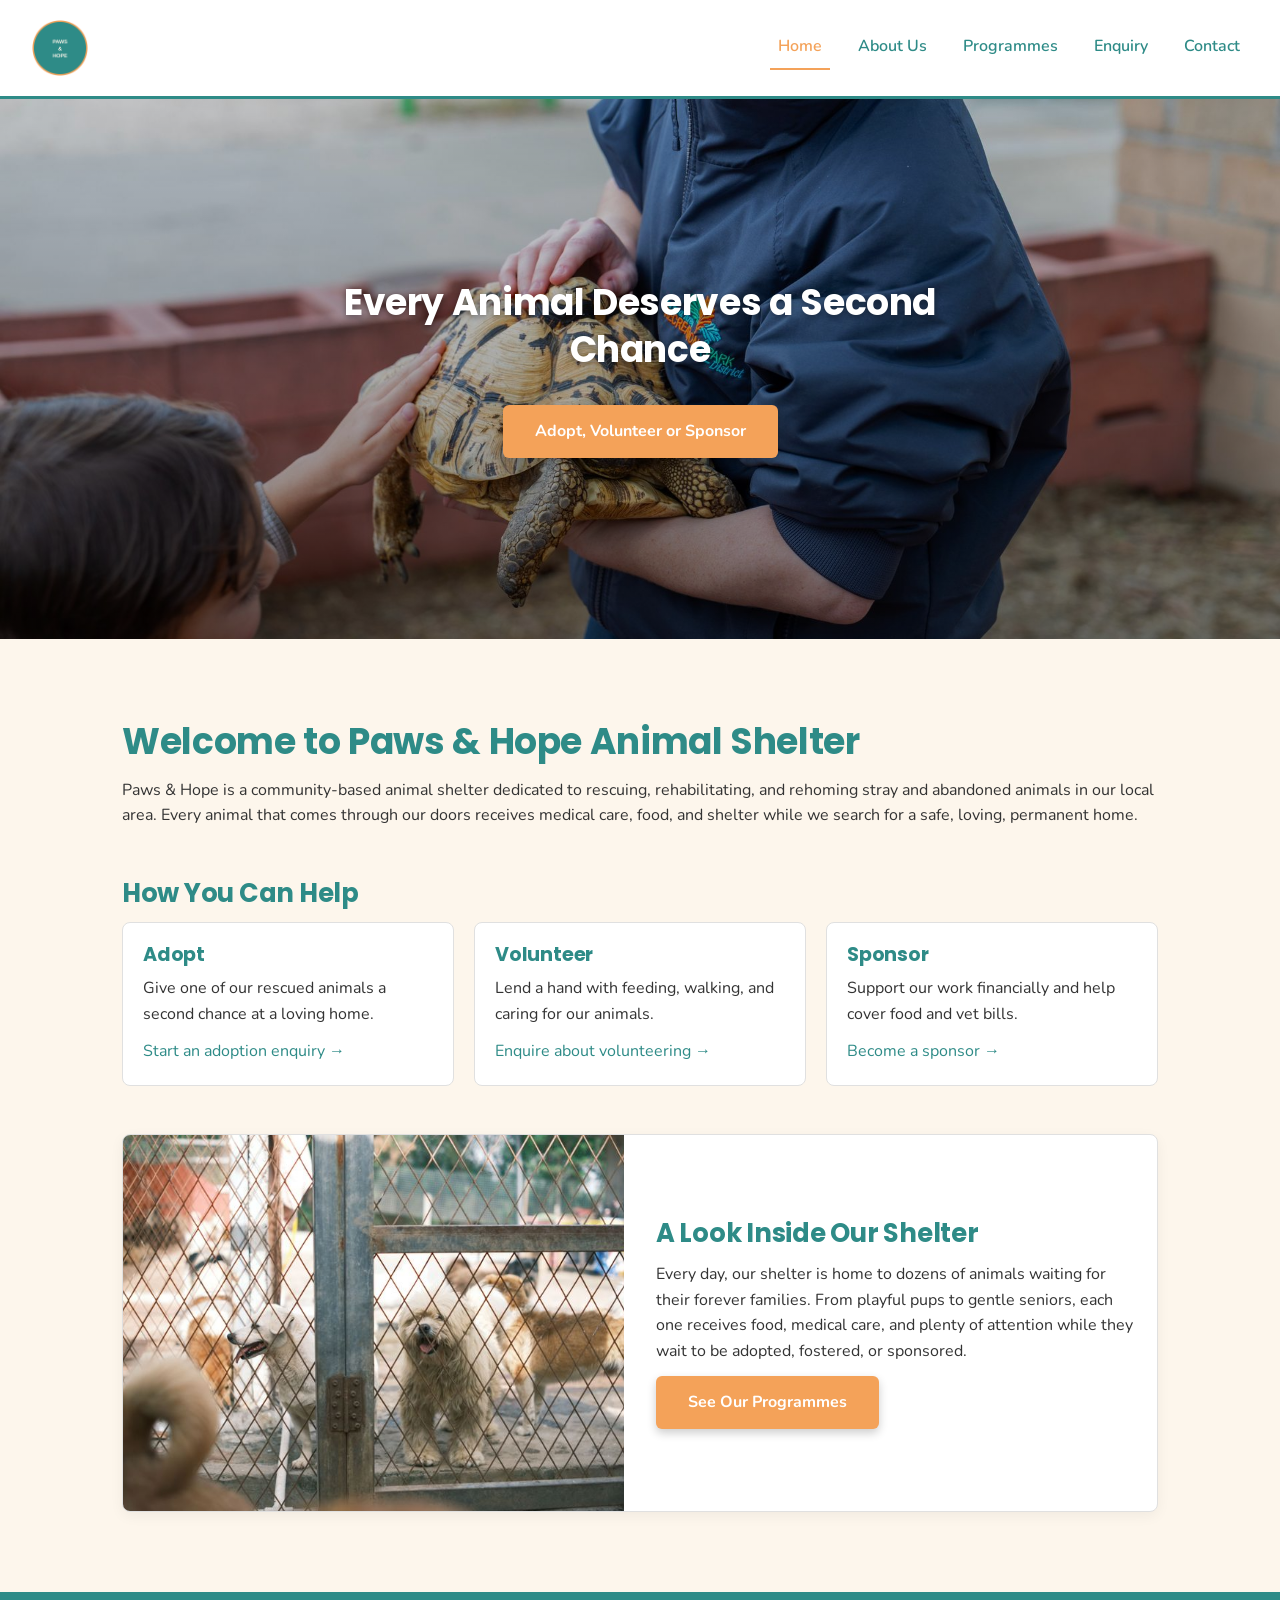
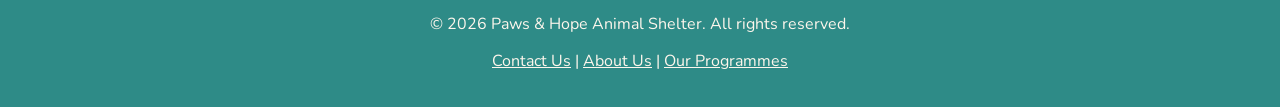
<file: index.html>
<!DOCTYPE html>
<html lang="en">
<head>
    <meta charset="UTF-8">
    <meta name="viewport" content="width=device-width, initial-scale=1.0">
    <title>Paws &amp; Hope Animal Shelter | Home</title>
    <meta name="description" content="Paws & Hope Animal Shelter rescues, rehabilitates and rehomes stray and abandoned animals. Adopt, volunteer or donate today.">
    <link rel="stylesheet" href="css/style.css">
    <link rel="preconnect" href="https://fonts.googleapis.com">
    <link rel="preconnect" href="https://fonts.gstatic.com" crossorigin>
    <link href="https://fonts.googleapis.com/css2?family=Poppins:wght@600;700&family=Nunito:wght@400;600;700&display=swap" rel="stylesheet">
</head>
<body>

    <!-- ===================== HEADER / NAVIGATION ===================== -->
    <header class="site-header">
        <div class="logo">
            <a href="index.html">
                <img src="images/logo-placeholder.png" alt="Paws & Hope Animal Shelter logo" width="240" height="240">
            </a>
        </div>
        <button class="nav-toggle" type="button" aria-label="Toggle navigation menu" aria-expanded="false" aria-controls="primary-navigation">
            <span></span>
            <span></span>
            <span></span>
        </button>
        <nav class="main-nav" id="primary-navigation" aria-label="Primary navigation">
            <ul>
                <li><a href="index.html">Home</a></li>
                <li><a href="about.html">About Us</a></li>
                <li><a href="services.html">Programmes</a></li>
                <li><a href="enquiry.html">Enquiry</a></li>
                <li><a href="contact.html">Contact</a></li>
            </ul>
        </nav>
    </header>

    <!-- ===================== HERO SECTION ===================== -->
    <!-- Two hero images crossfade every 10 seconds (see js/main.js) -->
    <section class="hero">
        <img src="images/hero_image-1200.jpg"
             srcset="images/hero_image-480.jpg 480w, images/hero_image-768.jpg 768w, images/hero_image-1200.jpg 1200w, images/hero_image-1920.jpg 1920w"
             sizes="100vw"
             width="1920" height="1280"
             alt="A rescued tortoise being gently introduced to a young visitor at Paws & Hope" class="hero-slide is-visible">
        <img src="images/hero_img2-1200.jpg"
             srcset="images/hero_img2-480.jpg 480w, images/hero_img2-768.jpg 768w, images/hero_img2-1200.jpg 1200w, images/hero_img2-1920.jpg 1920w"
             sizes="100vw"
             width="1920" height="2880"
             alt="A rescued dog wearing a 'Take Me Home' sign, waiting for adoption" class="hero-slide">
        <div class="hero-overlay">
            <h1>Every Animal Deserves a Second Chance</h1>
            <a href="enquiry.html" class="cta-button">Adopt, Volunteer or Sponsor</a>
        </div>
    </section>

    <!-- ===================== MAIN CONTENT ===================== -->
    <main>

        <!-- Brief introduction to the shelter -->
        <section id="intro">
            <h1>Welcome to Paws &amp; Hope Animal Shelter</h1>
            <p>
                Paws &amp; Hope is a community-based animal shelter dedicated to rescuing,
                rehabilitating, and rehoming stray and abandoned animals in our local area.
                Every animal that comes through our doors receives medical care, food, and
                shelter while we search for a safe, loving, permanent home.
            </p>
        </section>

        <!-- Quick links / highlights presented as cards -->
        <section id="highlights">
            <h2>How You Can Help</h2>
            <div class="card-grid">
                <div class="card">
                    <h3>Adopt</h3>
                    <p>Give one of our rescued animals a second chance at a loving home.</p>
                    <a href="enquiry.html">Start an adoption enquiry &rarr;</a>
                </div>
                <div class="card">
                    <h3>Volunteer</h3>
                    <p>Lend a hand with feeding, walking, and caring for our animals.</p>
                    <a href="enquiry.html">Enquire about volunteering &rarr;</a>
                </div>
                <div class="card">
                    <h3>Sponsor</h3>
                    <p>Support our work financially and help cover food and vet bills.</p>
                    <a href="enquiry.html">Become a sponsor &rarr;</a>
                </div>
            </div>
        </section>

        <!-- Showcase: a look inside the shelter -->
        <section id="showcase">
            <div class="showcase">
                <div class="showcase-image">
                    <img src="images/showCase-1200.jpg"
                         srcset="images/showCase-480.jpg 480w, images/showCase-768.jpg 768w, images/showCase-1200.jpg 1200w, images/showCase-1920.jpg 1920w"
                         sizes="(max-width: 48em) 100vw, 50vw"
                         width="1920" height="1280"
                         alt="Rescued dogs at the Paws & Hope shelter, curious and waiting by the gate">
                </div>
                <div class="showcase-text">
                    <h2>A Look Inside Our Shelter</h2>
                    <p>
                        Every day, our shelter is home to dozens of animals waiting for
                        their forever families. From playful pups to gentle seniors,
                        each one receives food, medical care, and plenty of attention
                        while they wait to be adopted, fostered, or sponsored.
                    </p>
                    <a href="services.html" class="cta-button">See Our Programmes</a>
                </div>
            </div>
        </section>

    </main>

    <!-- ===================== FOOTER ===================== -->
    <footer class="site-footer">
        <p>&copy; 2026 Paws &amp; Hope Animal Shelter. All rights reserved.</p>
        <p>
            <a href="contact.html">Contact Us</a> |
            <a href="about.html">About Us</a> |
            <a href="services.html">Our Programmes</a>
        </p>
    </footer>

    <script src="js/main.js"></script>
</body>
</html>
</file>
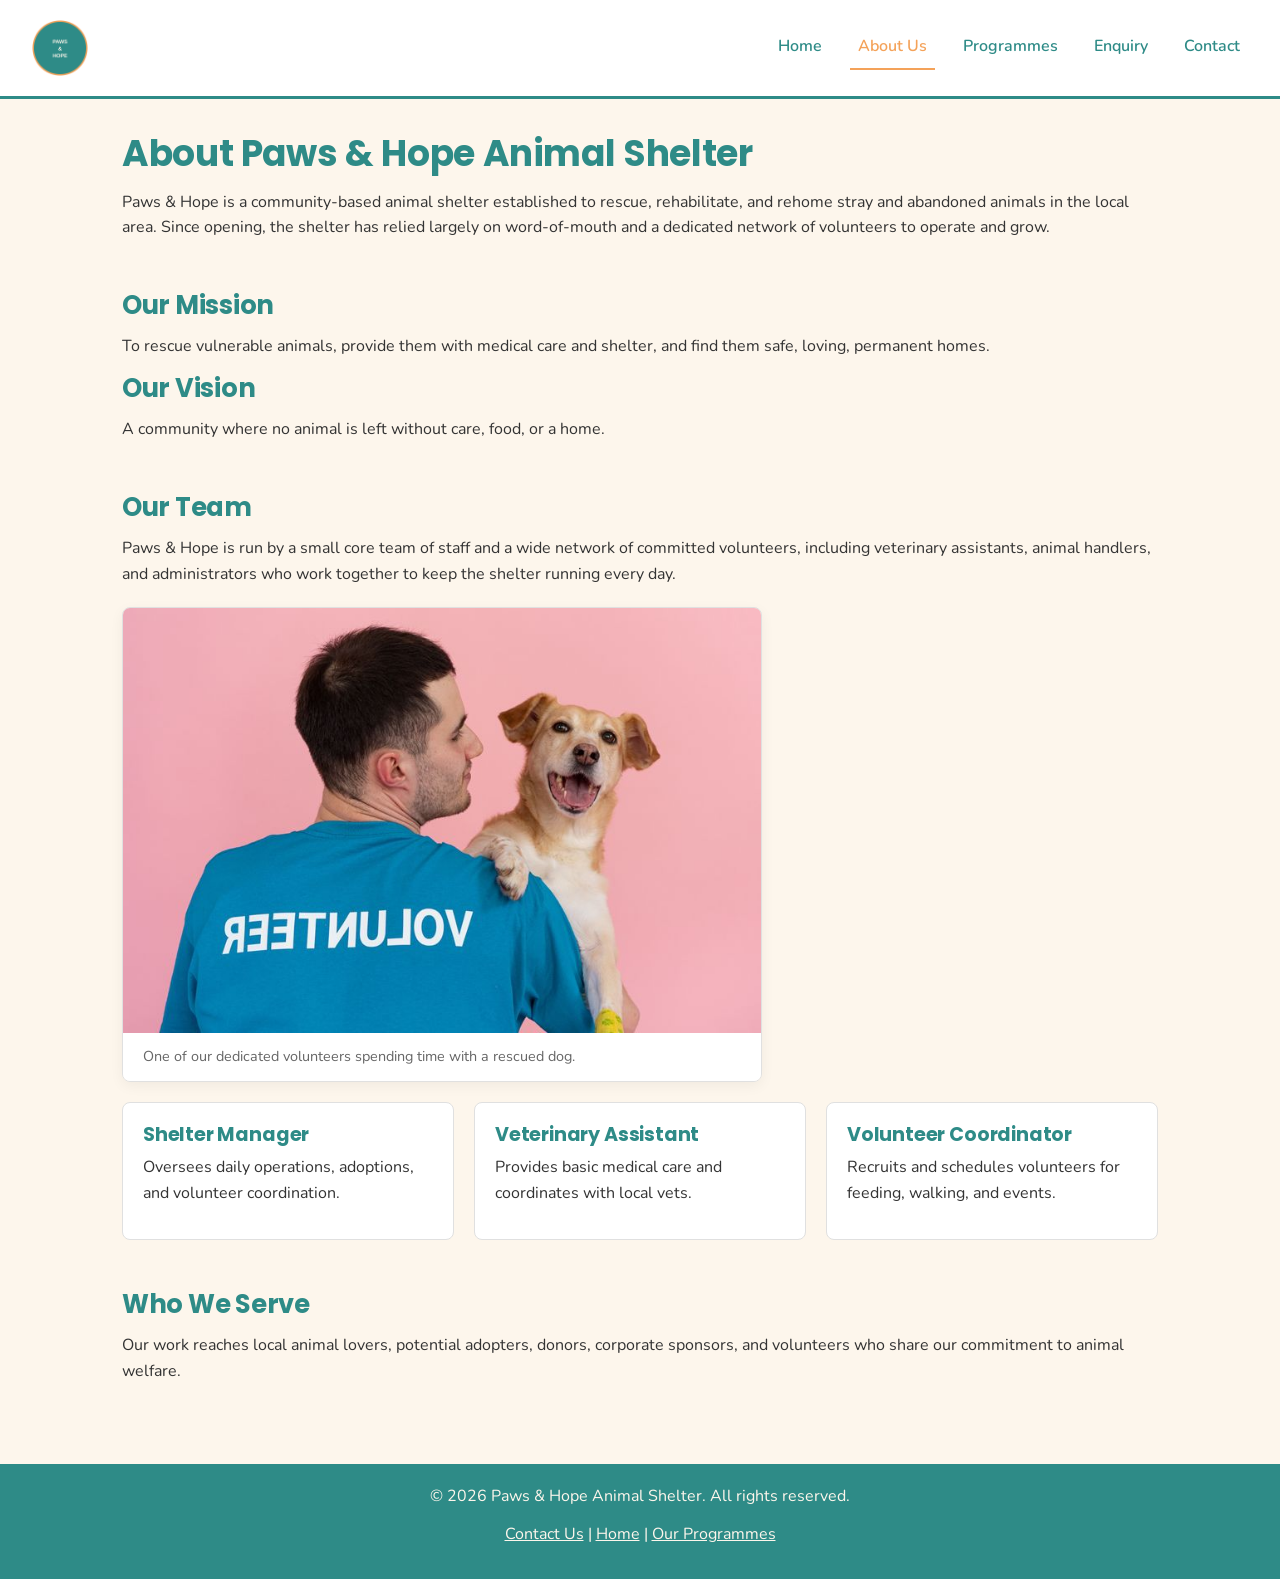
<file: about.html>
<!DOCTYPE html>
<html lang="en">
<head>
    <meta charset="UTF-8">
    <meta name="viewport" content="width=device-width, initial-scale=1.0">
    <title>About Us | Paws &amp; Hope Animal Shelter</title>
    <meta name="description" content="Learn about Paws & Hope Animal Shelter's history, mission, vision, and the team behind our work.">
    <link rel="stylesheet" href="css/style.css">
    <link rel="preconnect" href="https://fonts.googleapis.com">
    <link rel="preconnect" href="https://fonts.gstatic.com" crossorigin>
    <link href="https://fonts.googleapis.com/css2?family=Poppins:wght@600;700&family=Nunito:wght@400;600;700&display=swap" rel="stylesheet">
</head>
<body>

    <!-- ===================== HEADER / NAVIGATION ===================== -->
    <header class="site-header">
        <div class="logo">
            <a href="index.html">
                <img src="images/logo-placeholder.png" alt="Paws & Hope Animal Shelter logo" width="240" height="240">
            </a>
        </div>
        <button class="nav-toggle" type="button" aria-label="Toggle navigation menu" aria-expanded="false" aria-controls="primary-navigation">
            <span></span>
            <span></span>
            <span></span>
        </button>
        <nav class="main-nav" id="primary-navigation" aria-label="Primary navigation">
            <ul>
                <li><a href="index.html">Home</a></li>
                <li><a href="about.html">About Us</a></li>
                <li><a href="services.html">Programmes</a></li>
                <li><a href="enquiry.html">Enquiry</a></li>
                <li><a href="contact.html">Contact</a></li>
            </ul>
        </nav>
    </header>

    <main>

        <!-- Page heading -->
        <section id="about-intro">
            <h1>About Paws &amp; Hope Animal Shelter</h1>
            <p>
                Paws &amp; Hope is a community-based animal shelter established to rescue,
                rehabilitate, and rehome stray and abandoned animals in the local area.
                Since opening, the shelter has relied largely on word-of-mouth and a
                dedicated network of volunteers to operate and grow.
            </p>
        </section>

        <!-- Mission and vision -->
        <section id="mission-vision">
            <h2>Our Mission</h2>
            <p>
                To rescue vulnerable animals, provide them with medical care and shelter,
                and find them safe, loving, permanent homes.
            </p>

            <h2>Our Vision</h2>
            <p>
                A community where no animal is left without care, food, or a home.
            </p>
        </section>

        <!-- Team section -->
        <section id="team">
            <h2>Our Team</h2>
            <p>
                Paws &amp; Hope is run by a small core team of staff and a wide network of
                committed volunteers, including veterinary assistants, animal handlers,
                and administrators who work together to keep the shelter running every day.
            </p>

            <figure class="about-photo">
                <div class="about-photo-frame">
                    <img src="images/display_in_aboutUS-1200.jpg"
                         srcset="images/display_in_aboutUS-480.jpg 480w, images/display_in_aboutUS-768.jpg 768w, images/display_in_aboutUS-1200.jpg 1200w, images/display_in_aboutUS-1920.jpg 1920w"
                         sizes="(max-width: 48em) 100vw, 640px"
                         width="1920" height="1280"
                         alt="A Paws & Hope volunteer holding a happy rescued dog">
                </div>
                <figcaption>One of our dedicated volunteers spending time with a rescued dog.</figcaption>
            </figure>

            <div class="card-grid">
                <div class="card">
                    <h3>Shelter Manager</h3>
                    <p>Oversees daily operations, adoptions, and volunteer coordination.</p>
                </div>
                <div class="card">
                    <h3>Veterinary Assistant</h3>
                    <p>Provides basic medical care and coordinates with local vets.</p>
                </div>
                <div class="card">
                    <h3>Volunteer Coordinator</h3>
                    <p>Recruits and schedules volunteers for feeding, walking, and events.</p>
                </div>
            </div>
        </section>

        <!-- Target audience -->
        <section id="who-we-serve">
            <h2>Who We Serve</h2>
            <p>
                Our work reaches local animal lovers, potential adopters, donors, corporate
                sponsors, and volunteers who share our commitment to animal welfare.
            </p>
        </section>

    </main>

    <!-- ===================== FOOTER ===================== -->
    <footer class="site-footer">
        <p>&copy; 2026 Paws &amp; Hope Animal Shelter. All rights reserved.</p>
        <p>
            <a href="contact.html">Contact Us</a> |
            <a href="index.html">Home</a> |
            <a href="services.html">Our Programmes</a>
        </p>
    </footer>

    <script src="js/main.js"></script>
</body>
</html>
</file>
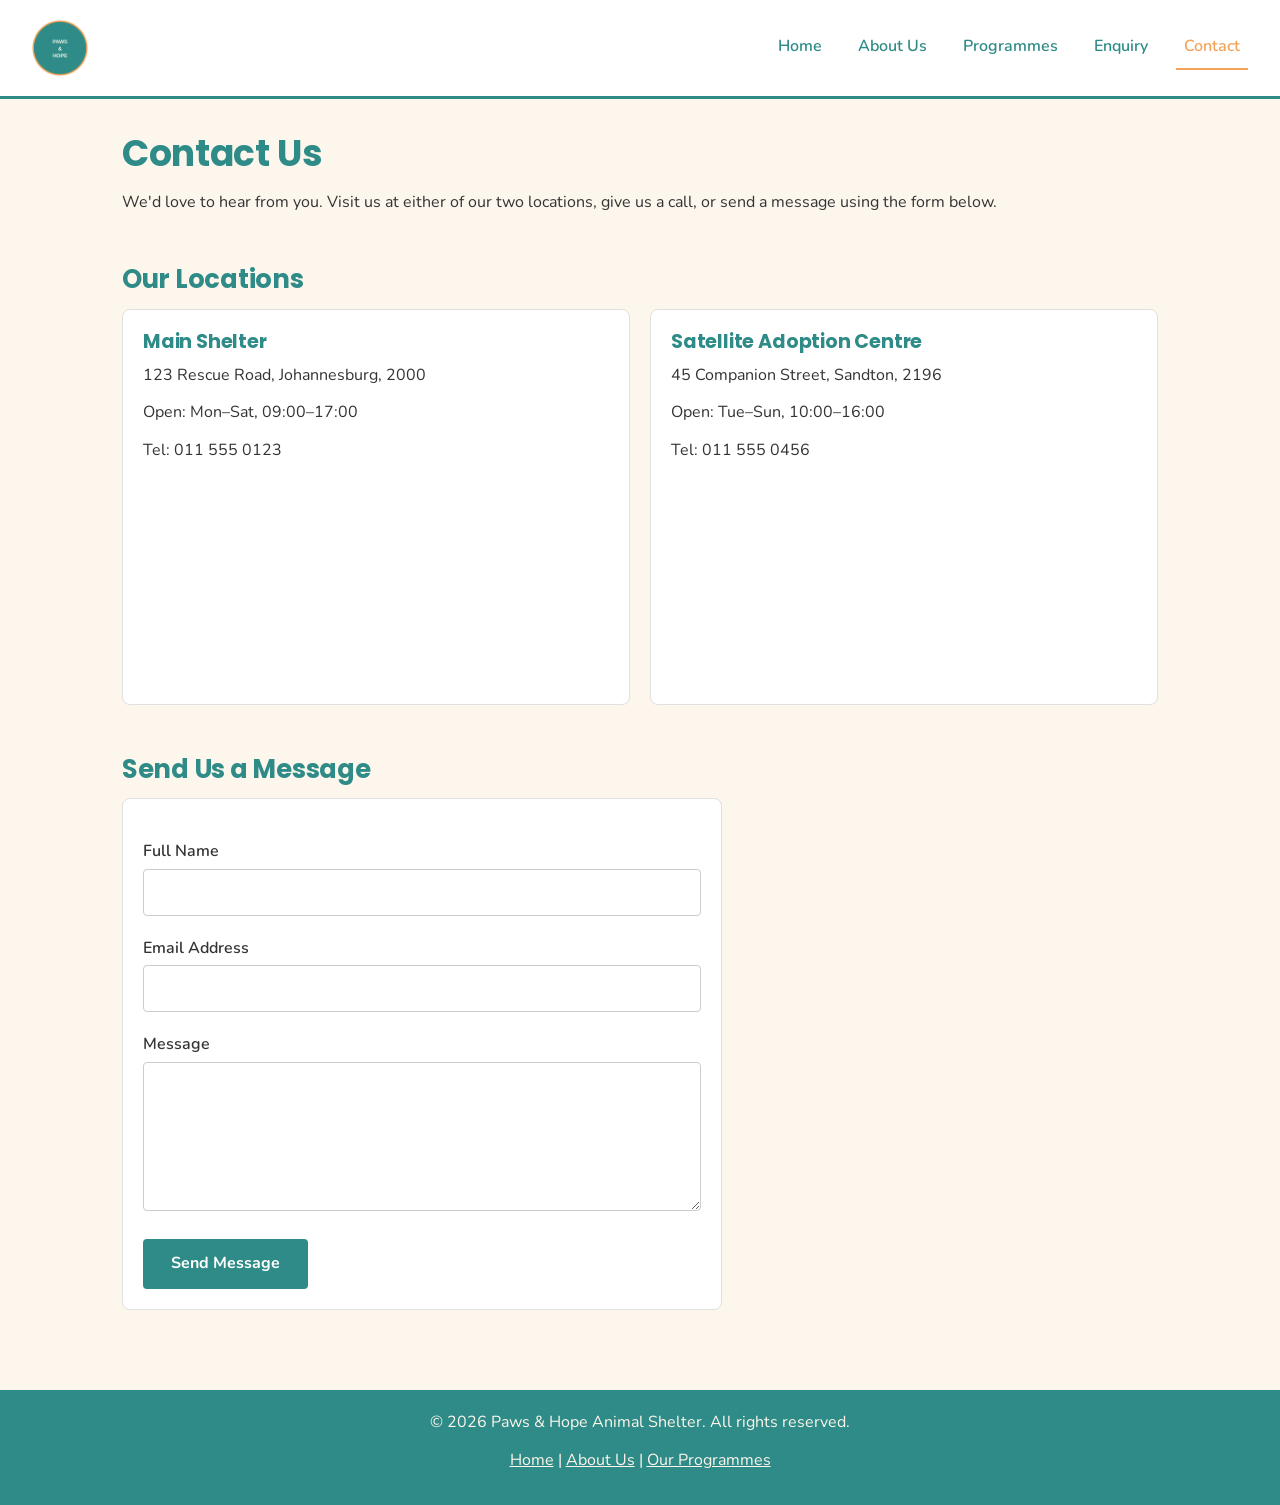
<file: contact.html>
<!DOCTYPE html>
<html lang="en">
<head>
    <meta charset="UTF-8">
    <meta name="viewport" content="width=device-width, initial-scale=1.0">
    <title>Contact Us | Paws &amp; Hope Animal Shelter</title>
    <meta name="description" content="Get in touch with Paws & Hope Animal Shelter. Find our locations, opening hours, and contact form.">
    <link rel="stylesheet" href="css/style.css">
    <link rel="preconnect" href="https://fonts.googleapis.com">
    <link rel="preconnect" href="https://fonts.gstatic.com" crossorigin>
    <link href="https://fonts.googleapis.com/css2?family=Poppins:wght@600;700&family=Nunito:wght@400;600;700&display=swap" rel="stylesheet">
</head>
<body>

    <!-- ===================== HEADER / NAVIGATION ===================== -->
    <header class="site-header">
        <div class="logo">
            <a href="index.html">
                <img src="images/logo-placeholder.png" alt="Paws & Hope Animal Shelter logo" width="240" height="240">
            </a>
        </div>
        <button class="nav-toggle" type="button" aria-label="Toggle navigation menu" aria-expanded="false" aria-controls="primary-navigation">
            <span></span>
            <span></span>
            <span></span>
        </button>
        <nav class="main-nav" id="primary-navigation" aria-label="Primary navigation">
            <ul>
                <li><a href="index.html">Home</a></li>
                <li><a href="about.html">About Us</a></li>
                <li><a href="services.html">Programmes</a></li>
                <li><a href="enquiry.html">Enquiry</a></li>
                <li><a href="contact.html">Contact</a></li>
            </ul>
        </nav>
    </header>

    <main>

        <section id="contact-intro">
            <h1>Contact Us</h1>
            <p>
                We'd love to hear from you. Visit us at either of our two locations,
                give us a call, or send a message using the form below.
            </p>
        </section>

        <!-- Location details -->
        <section id="locations">
            <h2>Our Locations</h2>
            <div class="card-grid">
                <div class="card">
                    <h3>Main Shelter</h3>
                    <p>123 Rescue Road, Johannesburg, 2000</p>
                    <p>Open: Mon–Sat, 09:00–17:00</p>
                    <p>Tel: 011 555 0123</p>
                    <!--
                        Embedded map (Location 1).
                        Uses the no-API-key Google Maps embed format.
                        Replace the query value with the organisation's real address.
                    -->
                    <iframe
                        title="Map showing Paws & Hope Main Shelter location"
                        src="https://maps.google.com/maps?q=123+Rescue+Road+Johannesburg&output=embed"
                        width="100%" height="200" style="border:0;" loading="lazy">
                    </iframe>
                </div>
                <div class="card">
                    <h3>Satellite Adoption Centre</h3>
                    <p>45 Companion Street, Sandton, 2196</p>
                    <p>Open: Tue–Sun, 10:00–16:00</p>
                    <p>Tel: 011 555 0456</p>
                    <!-- Embedded map (Location 2). -->
                    <iframe
                        title="Map showing Paws & Hope Satellite Adoption Centre location"
                        src="https://maps.google.com/maps?q=45+Companion+Street+Sandton&output=embed"
                        width="100%" height="200" style="border:0;" loading="lazy">
                    </iframe>
                </div>
            </div>
        </section>

        <!--
            General contact form.
            NOTE: action="#" is a placeholder pending server-side handling.
            Client-side validation is handled in js/main.js.
        -->
        <section id="contact-form-section">
            <h2>Send Us a Message</h2>
            <form id="contact-form" action="#" method="post">

                <label for="contact-name">Full Name</label>
                <input type="text" id="contact-name" name="contact-name" required>

                <label for="contact-email">Email Address</label>
                <input type="email" id="contact-email" name="contact-email" required>

                <label for="contact-message">Message</label>
                <textarea id="contact-message" name="contact-message" rows="5" required></textarea>

                <button type="submit">Send Message</button>
            </form>
        </section>

    </main>

    <!-- ===================== FOOTER ===================== -->
    <footer class="site-footer">
        <p>&copy; 2026 Paws &amp; Hope Animal Shelter. All rights reserved.</p>
        <p>
            <a href="index.html">Home</a> |
            <a href="about.html">About Us</a> |
            <a href="services.html">Our Programmes</a>
        </p>
    </footer>

    <script src="js/main.js"></script>
</body>
</html>
</file>
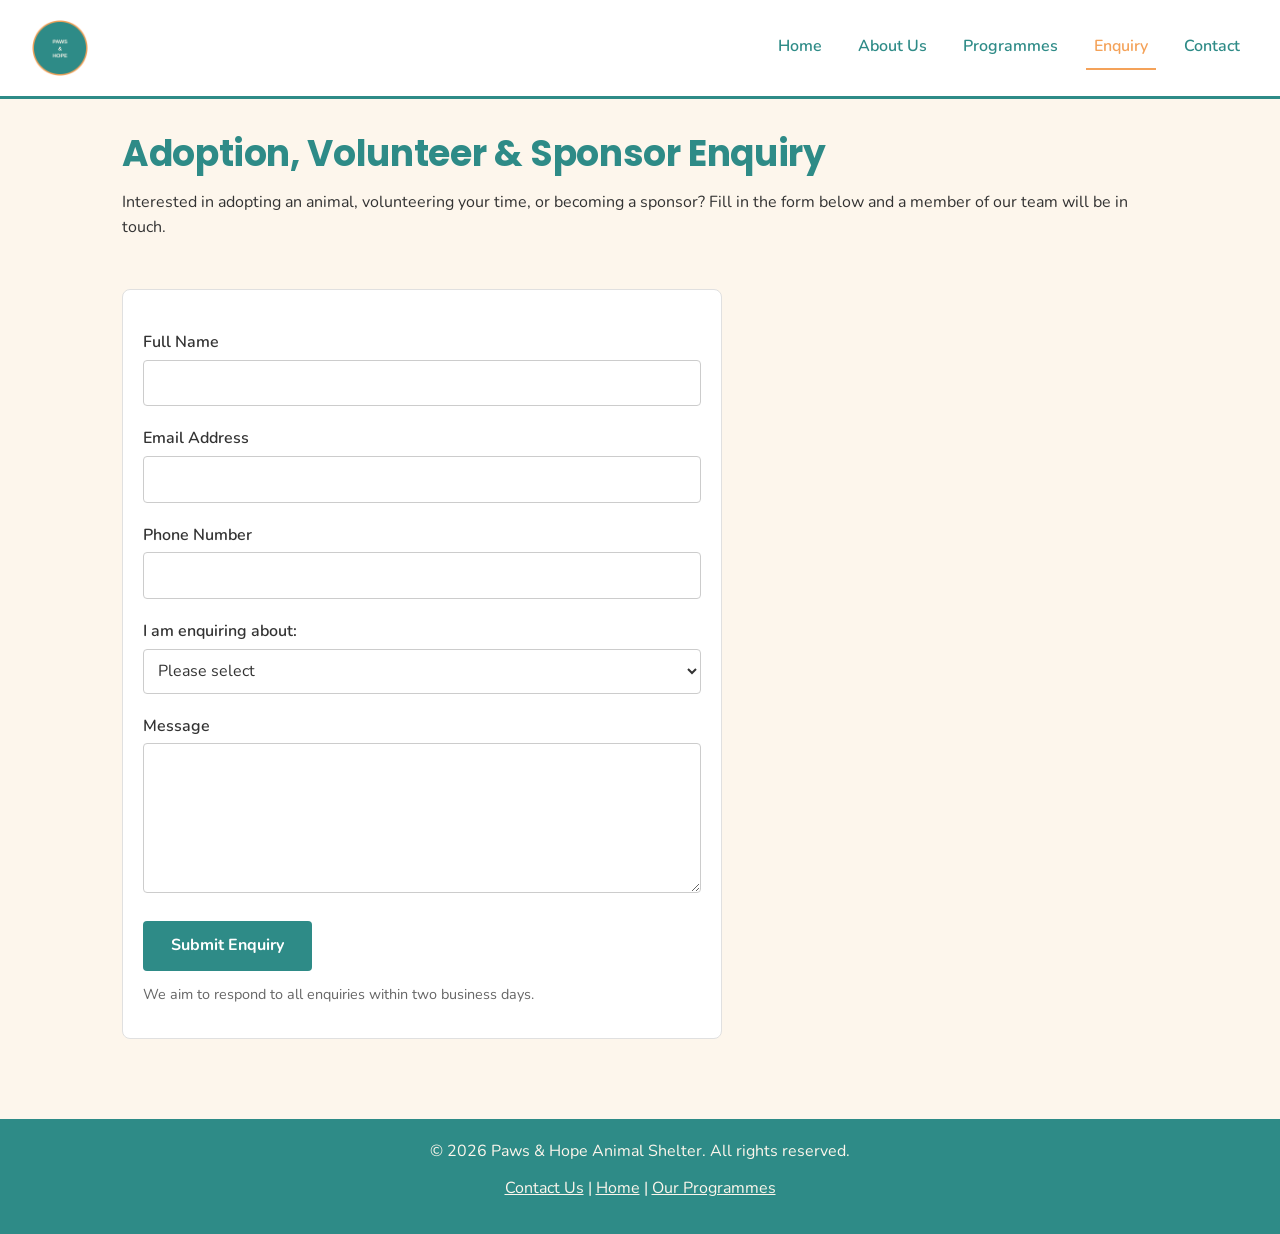
<file: enquiry.html>
<!DOCTYPE html>
<html lang="en">
<head>
    <meta charset="UTF-8">
    <meta name="viewport" content="width=device-width, initial-scale=1.0">
    <title>Enquiry | Paws &amp; Hope Animal Shelter</title>
    <meta name="description" content="Enquire about adopting an animal, volunteering, or becoming a sponsor at Paws & Hope Animal Shelter.">
    <link rel="stylesheet" href="css/style.css">
    <link rel="preconnect" href="https://fonts.googleapis.com">
    <link rel="preconnect" href="https://fonts.gstatic.com" crossorigin>
    <link href="https://fonts.googleapis.com/css2?family=Poppins:wght@600;700&family=Nunito:wght@400;600;700&display=swap" rel="stylesheet">
</head>
<body>

    <!-- ===================== HEADER / NAVIGATION ===================== -->
    <header class="site-header">
        <div class="logo">
            <a href="index.html">
                <img src="images/logo-placeholder.png" alt="Paws & Hope Animal Shelter logo" width="240" height="240">
            </a>
        </div>
        <button class="nav-toggle" type="button" aria-label="Toggle navigation menu" aria-expanded="false" aria-controls="primary-navigation">
            <span></span>
            <span></span>
            <span></span>
        </button>
        <nav class="main-nav" id="primary-navigation" aria-label="Primary navigation">
            <ul>
                <li><a href="index.html">Home</a></li>
                <li><a href="about.html">About Us</a></li>
                <li><a href="services.html">Programmes</a></li>
                <li><a href="enquiry.html">Enquiry</a></li>
                <li><a href="contact.html">Contact</a></li>
            </ul>
        </nav>
    </header>

    <main>

        <section id="enquiry-intro">
            <h1>Adoption, Volunteer &amp; Sponsor Enquiry</h1>
            <p>
                Interested in adopting an animal, volunteering your time, or becoming a
                sponsor? Fill in the form below and a member of our team will be in touch.
            </p>
        </section>

        <!--
            Enquiry form.
            NOTE: This form does not yet submit to a live backend — action="#"
            is a placeholder. Server-side handling will be added in a later part
            of the project. Client-side validation is handled in js/main.js.
        -->
        <section id="enquiry-form-section">
            <form id="enquiry-form" action="#" method="post">

                <label for="name">Full Name</label>
                <input type="text" id="name" name="name" required>

                <label for="email">Email Address</label>
                <input type="email" id="email" name="email" required>

                <label for="phone">Phone Number</label>
                <input type="tel" id="phone" name="phone">

                <label for="enquiry-type">I am enquiring about:</label>
                <select id="enquiry-type" name="enquiry-type" required>
                    <option value="">Please select</option>
                    <option value="adoption">Adoption</option>
                    <option value="volunteering">Volunteering</option>
                    <option value="sponsorship">Sponsorship</option>
                    <option value="other">Other</option>
                </select>

                <label for="message">Message</label>
                <textarea id="message" name="message" rows="5" required></textarea>

                <button type="submit">Submit Enquiry</button>

                <p class="form-note">
                    We aim to respond to all enquiries within two business days.
                </p>
            </form>
        </section>

    </main>

    <!-- ===================== FOOTER ===================== -->
    <footer class="site-footer">
        <p>&copy; 2026 Paws &amp; Hope Animal Shelter. All rights reserved.</p>
        <p>
            <a href="contact.html">Contact Us</a> |
            <a href="index.html">Home</a> |
            <a href="services.html">Our Programmes</a>
        </p>
    </footer>

    <script src="js/main.js"></script>
</body>
</html>
</file>
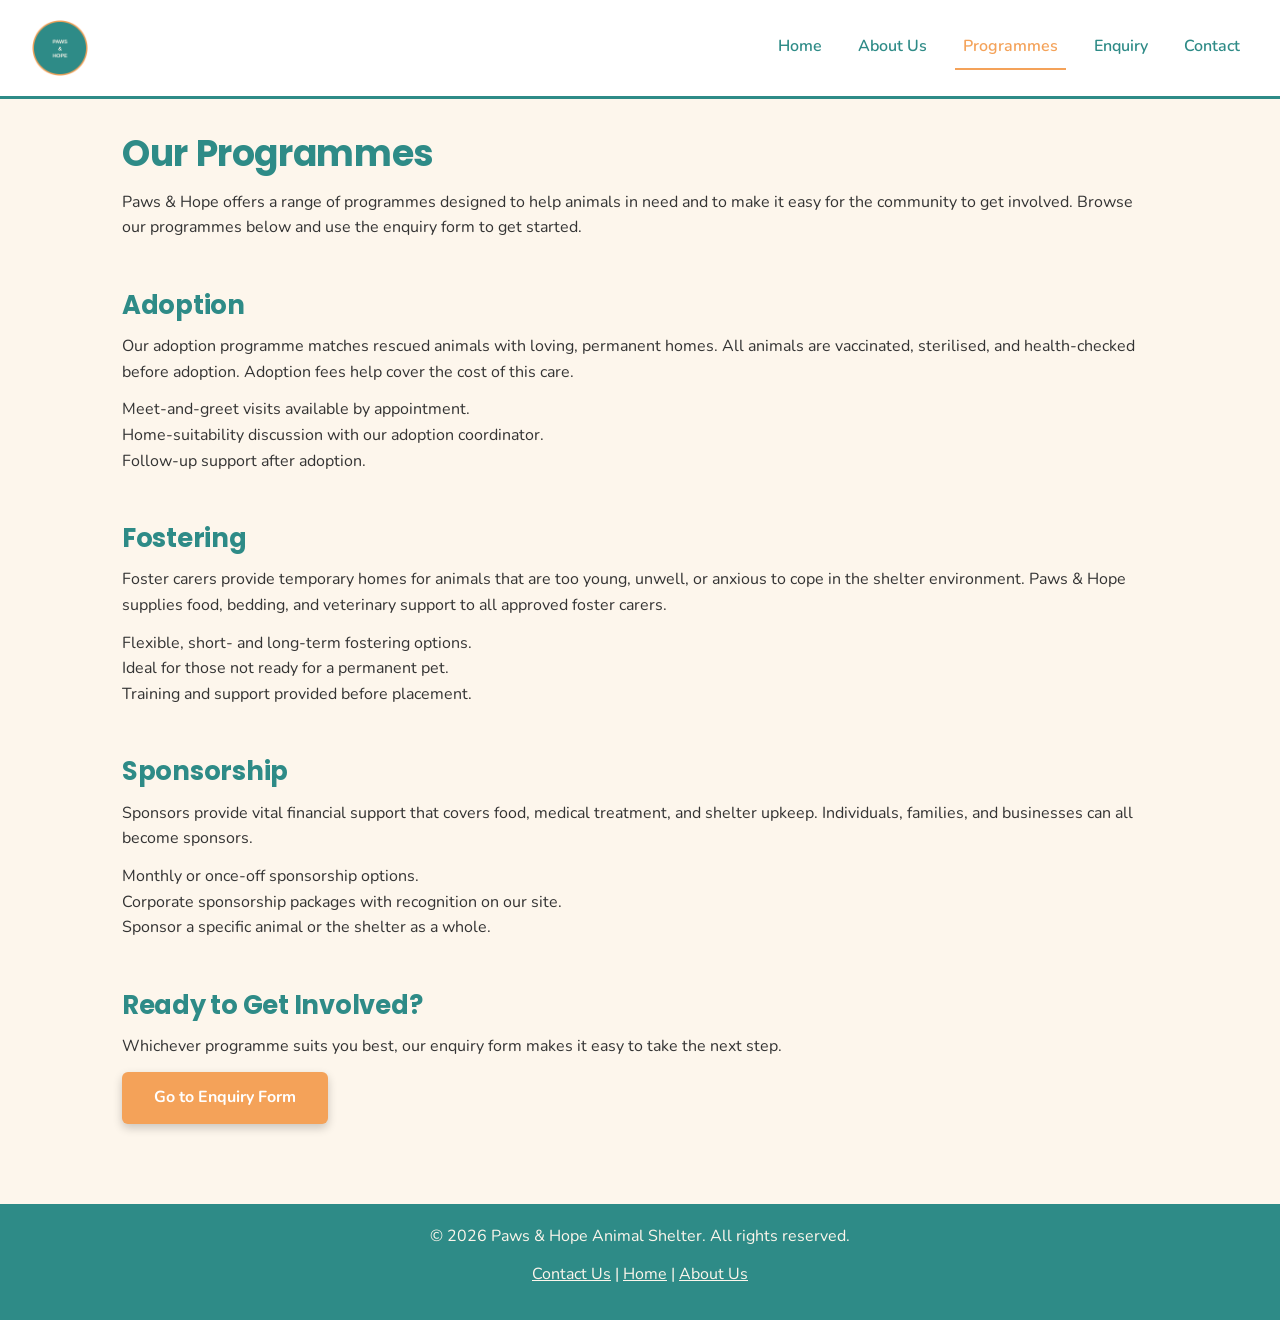
<file: services.html>
<!DOCTYPE html>
<html lang="en">
<head>
    <meta charset="UTF-8">
    <meta name="viewport" content="width=device-width, initial-scale=1.0">
    <title>Our Programmes | Paws &amp; Hope Animal Shelter</title>
    <meta name="description" content="Explore Paws & Hope's adoption, fostering, and sponsorship programmes and how to get involved.">
    <link rel="stylesheet" href="css/style.css">
    <link rel="preconnect" href="https://fonts.googleapis.com">
    <link rel="preconnect" href="https://fonts.gstatic.com" crossorigin>
    <link href="https://fonts.googleapis.com/css2?family=Poppins:wght@600;700&family=Nunito:wght@400;600;700&display=swap" rel="stylesheet">
</head>
<body>

    <!-- ===================== HEADER / NAVIGATION ===================== -->
    <header class="site-header">
        <div class="logo">
            <a href="index.html">
                <img src="images/logo-placeholder.png" alt="Paws & Hope Animal Shelter logo" width="240" height="240">
            </a>
        </div>
        <button class="nav-toggle" type="button" aria-label="Toggle navigation menu" aria-expanded="false" aria-controls="primary-navigation">
            <span></span>
            <span></span>
            <span></span>
        </button>
        <nav class="main-nav" id="primary-navigation" aria-label="Primary navigation">
            <ul>
                <li><a href="index.html">Home</a></li>
                <li><a href="about.html">About Us</a></li>
                <li><a href="services.html">Programmes</a></li>
                <li><a href="enquiry.html">Enquiry</a></li>
                <li><a href="contact.html">Contact</a></li>
            </ul>
        </nav>
    </header>

    <main>

        <section id="services-intro">
            <h1>Our Programmes</h1>
            <p>
                Paws &amp; Hope offers a range of programmes designed to help animals in
                need and to make it easy for the community to get involved. Browse our
                programmes below and use the enquiry form to get started.
            </p>
        </section>

        <!-- Adoption programme -->
        <section id="adoption">
            <h2>Adoption</h2>
            <p>
                Our adoption programme matches rescued animals with loving, permanent
                homes. All animals are vaccinated, sterilised, and health-checked before
                adoption. Adoption fees help cover the cost of this care.
            </p>
            <ul>
                <li>Meet-and-greet visits available by appointment.</li>
                <li>Home-suitability discussion with our adoption coordinator.</li>
                <li>Follow-up support after adoption.</li>
            </ul>
        </section>

        <!-- Fostering programme -->
        <section id="fostering">
            <h2>Fostering</h2>
            <p>
                Foster carers provide temporary homes for animals that are too young,
                unwell, or anxious to cope in the shelter environment. Paws &amp; Hope
                supplies food, bedding, and veterinary support to all approved foster
                carers.
            </p>
            <ul>
                <li>Flexible, short- and long-term fostering options.</li>
                <li>Ideal for those not ready for a permanent pet.</li>
                <li>Training and support provided before placement.</li>
            </ul>
        </section>

        <!-- Sponsorship programme -->
        <section id="sponsorship">
            <h2>Sponsorship</h2>
            <p>
                Sponsors provide vital financial support that covers food, medical
                treatment, and shelter upkeep. Individuals, families, and businesses can
                all become sponsors.
            </p>
            <ul>
                <li>Monthly or once-off sponsorship options.</li>
                <li>Corporate sponsorship packages with recognition on our site.</li>
                <li>Sponsor a specific animal or the shelter as a whole.</li>
            </ul>
        </section>

        <section id="services-cta">
            <h2>Ready to Get Involved?</h2>
            <p>
                Whichever programme suits you best, our enquiry form makes it easy to
                take the next step.
            </p>
            <a href="enquiry.html" class="cta-button">Go to Enquiry Form</a>
        </section>

    </main>

    <!-- ===================== FOOTER ===================== -->
    <footer class="site-footer">
        <p>&copy; 2026 Paws &amp; Hope Animal Shelter. All rights reserved.</p>
        <p>
            <a href="contact.html">Contact Us</a> |
            <a href="index.html">Home</a> |
            <a href="about.html">About Us</a>
        </p>
    </footer>

    <script src="js/main.js"></script>
</body>
</html>
</file>
<file: css/style.css>
/* =========================================================
   Paws & Hope Animal Shelter — style.css
   WEDE5020 Part 2: CSS Styling and Responsive Design

   Structure of this file:
     1. CSS custom properties (design tokens)
     2. CSS reset / base styles
     3. Typography
     4. Page shell layout (CSS Grid)
     5. Header / navigation (incl. hamburger menu)
     6. Hero (crossfade)
     7. Cards, showcase, about photo
     8. Forms
     9. Footer
     10. Responsive breakpoints (media queries, em-based)
   ========================================================= */

/* ---------------------------------------------------------
   1. Design tokens
   Centralising colour, spacing and type values here means
   the rest of the sheet can restyle the whole site by
   changing a handful of variables — this is what the brief
   calls "taking advantage of the cascade" to keep the number
   of selectors down.
   --------------------------------------------------------- */
:root {
  /* Colour palette (from the approved Website Project Proposal) */
  --colour-primary: #2E8B87;   /* soft teal */
  --colour-primary-dark: #256e6b;
  --colour-neutral: #FDF6EC;   /* cream */
  --colour-accent: #F4A259;    /* warm orange */
  --colour-accent-dark: #d98a3f;
  --colour-text: #333333;
  --colour-text-muted: #666666;
  --colour-border: #e0e0e0;
  --colour-surface: #ffffff;

  /* Typographic scale (a minor-third-ish scale, expressed in rem) */
  --font-heading: 'Poppins', Arial, Helvetica, sans-serif;
  --font-body: 'Nunito', Arial, Helvetica, sans-serif;
  --step--1: 0.9rem;
  --step-0: 1rem;
  --step-1: 1.2rem;
  --step-2: 1.6rem;
  --step-3: 2.25rem;

  /* Spacing scale (rem-based, used instead of one-off pixel values) */
  --space-xs: 0.5rem;
  --space-sm: 0.75rem;
  --space-md: 1.25rem;
  --space-lg: 2rem;
  --space-xl: 3rem;

  /* Layout */
  --content-max-width: 1100px;
  --radius: 8px;
}

/* ---------------------------------------------------------
   2. CSS reset / base styles
   A lightweight reset so the site starts from a consistent
   baseline across browsers, rather than relying on each
   browser's own default stylesheet.
   --------------------------------------------------------- */
*,
*::before,
*::after {
  box-sizing: border-box;
}

* {
  margin: 0;
  padding: 0;
}

html {
  scroll-behavior: smooth;
  -webkit-text-size-adjust: 100%;
}

body {
  font-family: var(--font-body);
  font-size: var(--step-0);
  color: var(--colour-text);
  background-color: var(--colour-neutral);
  line-height: 1.6;
  min-height: 100vh;
  display: grid;
  grid-template-rows: auto 1fr auto;
}

ul, ol {
  list-style: none;
}

img, picture {
  max-width: 100%;
  display: block;
}

button, input, select, textarea {
  font: inherit;
  color: inherit;
}

/* ---------------------------------------------------------
   3. Typography
   --------------------------------------------------------- */
h1, h2, h3 {
  font-family: var(--font-heading);
  color: var(--colour-primary);
  line-height: 1.3;
  letter-spacing: -0.01em;
}

h1 { font-size: var(--step-3); margin-bottom: var(--space-sm); }
h2 { font-size: var(--step-2); margin-bottom: var(--space-sm); }
h3 { font-size: var(--step-1); margin-bottom: var(--space-xs); }

p { margin-bottom: var(--space-sm); }

a {
  color: var(--colour-primary);
  text-decoration: none;
  transition: color 0.2s ease;
}

a:hover {
  color: var(--colour-accent);
  text-decoration: underline;
}

a:focus-visible,
button:focus-visible,
input:focus-visible,
select:focus-visible,
textarea:focus-visible {
  outline: 2px solid var(--colour-primary);
  outline-offset: 2px;
}

a:active {
  color: var(--colour-accent-dark);
}

/* ---------------------------------------------------------
   4. Page shell layout
   The <body> element itself is used as a CSS Grid container
   with three implicit rows (header / main / footer, via
   "1fr" for the middle row) — a simple, semantic way to pin
   the footer to the bottom of short pages without a wrapper
   <div>, alongside the Flexbox and Grid used within
   components further down this sheet.
   --------------------------------------------------------- */

/* ---------------------------------------------------------
   5. Header / Navigation
   --------------------------------------------------------- */
.site-header {
  display: flex;
  align-items: center;
  justify-content: space-between;
  padding: var(--space-md) var(--space-lg);
  background-color: var(--colour-surface);
  border-bottom: 3px solid var(--colour-primary);
  position: relative;
}

.logo img {
  height: 3.5rem;
  width: auto;
}

/* Hamburger toggle button — hidden on desktop, shown on small screens */
.nav-toggle {
  display: none;
  flex-direction: column;
  justify-content: space-between;
  width: 1.875rem;
  height: 1.375rem;
  background: none;
  border: none;
  cursor: pointer;
  padding: 0;
  z-index: 20;
}

.nav-toggle span {
  display: block;
  height: 3px;
  width: 100%;
  background-color: var(--colour-primary);
  border-radius: 2px;
  transition: transform 0.3s ease, opacity 0.3s ease;
}

.nav-toggle:hover span {
  background-color: var(--colour-accent);
}

/* Animate hamburger into an "X" when the menu is open */
.nav-toggle.is-open span:nth-child(1) { transform: translateY(9.5px) rotate(45deg); }
.nav-toggle.is-open span:nth-child(2) { opacity: 0; }
.nav-toggle.is-open span:nth-child(3) { transform: translateY(-9.5px) rotate(-45deg); }

.main-nav ul {
  display: flex;
  gap: var(--space-md);
}

.main-nav a {
  display: inline-block;
  font-weight: 600;
  padding: var(--space-xs);
  border-bottom: 2px solid transparent;
}

.main-nav a:hover {
  text-decoration: none;
  border-bottom-color: var(--colour-accent);
}

.main-nav a.active {
  color: var(--colour-accent);
  border-bottom-color: var(--colour-accent);
}

/* ---------------------------------------------------------
   6. Hero (smooth crossfade, alternates every 10s via JS)
   --------------------------------------------------------- */
.hero {
  position: relative;
  text-align: center;
  overflow: hidden;
  height: 60vh;
  min-height: 340px;
  max-height: 560px;
}

.hero-slide {
  position: absolute;
  inset: 0;
  width: 100%;
  height: 100%;
  object-fit: cover;
  object-position: center 25%;
  opacity: 0;
  transition: opacity 1.5s ease-in-out;
}

.hero-slide.is-visible {
  opacity: 1;
}

.hero-overlay {
  position: absolute;
  inset: 0;
  display: flex;
  flex-direction: column;
  align-items: center;
  justify-content: center;
  gap: var(--space-md);
  padding: var(--space-md);
  background: linear-gradient(180deg, rgba(0,0,0,0.15) 0%, rgba(0,0,0,0.45) 100%);
  z-index: 2;
}

.hero-overlay h1 {
  color: var(--colour-surface);
  text-shadow: 0 2px 6px rgba(0,0,0,0.4);
  max-width: 700px;
}

.cta-button {
  display: inline-block;
  padding: 0.85rem 2rem;
  background-color: var(--colour-accent);
  color: var(--colour-surface);
  font-weight: 700;
  border-radius: 6px;
  box-shadow: 0 4px 10px rgba(0,0,0,0.2);
  border: none;
  cursor: pointer;
  transition: background-color 0.2s ease, transform 0.15s ease;
}

.cta-button:hover {
  background-color: var(--colour-accent-dark);
  text-decoration: none;
  color: var(--colour-surface);
}

.cta-button:active {
  transform: translateY(1px);
}

/* ---------------------------------------------------------
   7. Main content: cards, showcase, about photo
   --------------------------------------------------------- */
main {
  max-width: var(--content-max-width);
  margin: 0 auto;
  padding: var(--space-lg);
  width: 100%;
}

section {
  margin-bottom: var(--space-xl);
}

.card-grid {
  display: grid;
  grid-template-columns: repeat(auto-fit, minmax(240px, 1fr));
  gap: var(--space-md);
}

.card {
  background-color: var(--colour-surface);
  border: 1px solid var(--colour-border);
  border-radius: var(--radius);
  padding: var(--space-md);
  transition: transform 0.2s ease, box-shadow 0.2s ease;
}

.card:hover {
  transform: translateY(-3px);
  box-shadow: 0 6px 16px rgba(0,0,0,0.08);
}

/* Showcase (full-width feature image + text) */
.showcase {
  display: grid;
  grid-template-columns: 1fr 1fr;
  gap: var(--space-lg);
  align-items: center;
  background-color: var(--colour-surface);
  border-radius: var(--radius);
  overflow: hidden;
  border: 1px solid var(--colour-border);
  box-shadow: 0 4px 14px rgba(0,0,0,0.05);
}

.showcase .showcase-image {
  width: 100%;
  aspect-ratio: 4 / 3;
  overflow: hidden;
}

.showcase img {
  width: 100%;
  height: 100%;
  object-fit: cover;
  object-position: center 40%;
  display: block;
}

.showcase-text {
  padding: var(--space-md) var(--space-md) var(--space-md) 0;
}

/* About page photo */
.about-photo {
  border-radius: var(--radius);
  overflow: hidden;
  border: 1px solid var(--colour-border);
  box-shadow: 0 4px 14px rgba(0,0,0,0.05);
  margin: var(--space-md) 0 var(--space-md);
  max-width: 640px;
}

.about-photo .about-photo-frame {
  width: 100%;
  aspect-ratio: 3 / 2;
  overflow: hidden;
}

.about-photo img {
  width: 100%;
  height: 100%;
  object-fit: cover;
  object-position: center 30%;
  display: block;
}

.about-photo figcaption {
  padding: var(--space-sm) var(--space-md);
  font-size: var(--step--1);
  color: var(--colour-text-muted);
  background-color: var(--colour-surface);
}

/* ---------------------------------------------------------
   8. Forms (Enquiry / Contact)
   --------------------------------------------------------- */
form {
  max-width: 600px;
  background-color: var(--colour-surface);
  border: 1px solid var(--colour-border);
  border-radius: var(--radius);
  padding: var(--space-md);
}

label {
  display: block;
  font-weight: 600;
  margin-top: var(--space-md);
  margin-bottom: 0.25rem;
}

input,
select,
textarea {
  width: 100%;
  padding: 0.6rem;
  border: 1px solid #cccccc;
  border-radius: 4px;
  font-size: var(--step-0);
  background-color: var(--colour-surface);
  transition: border-color 0.2s ease;
}

input:hover,
select:hover,
textarea:hover {
  border-color: var(--colour-primary);
}

button[type="submit"] {
  margin-top: var(--space-md);
  padding: 0.75rem 1.75rem;
  background-color: var(--colour-primary);
  color: var(--colour-surface);
  border: none;
  border-radius: 4px;
  font-weight: 700;
  cursor: pointer;
  transition: background-color 0.2s ease, transform 0.15s ease;
}

button[type="submit"]:hover {
  background-color: var(--colour-primary-dark);
}

button[type="submit"]:active {
  transform: translateY(1px);
}

.form-note {
  font-size: var(--step--1);
  color: var(--colour-text-muted);
  margin-top: var(--space-sm);
}

/* ---------------------------------------------------------
   9. Footer
   --------------------------------------------------------- */
.site-footer {
  background-color: var(--colour-primary);
  color: var(--colour-neutral);
  text-align: center;
  padding: var(--space-md);
}

.site-footer a {
  color: var(--colour-neutral);
  text-decoration: underline;
}

.site-footer a:hover {
  color: var(--colour-accent);
}

/* =========================================================
   10. Responsive breakpoints
   Breakpoints are expressed in em (relative to the browser's
   base font size of 16px) rather than px, per Part 2's
   guidance on using relative units:
     48em ≈ 768px  (tablet and below)
     30em ≈ 480px  (small phones)
   ========================================================= */

/* Tablet and below: collapse nav into a hamburger menu,
   single-column showcase, shorter hero */
@media (max-width: 48em) {
  .nav-toggle {
    display: flex;
  }

  .main-nav {
    position: absolute;
    top: 100%;
    left: 0;
    right: 0;
    background-color: var(--colour-surface);
    border-bottom: 3px solid var(--colour-primary);
    max-height: 0;
    overflow: hidden;
    transition: max-height 0.3s ease;
    z-index: 10;
  }

  .main-nav.is-open {
    max-height: 25rem;
  }

  .main-nav ul {
    flex-direction: column;
    gap: 0;
    padding: var(--space-xs) 0;
  }

  .main-nav li {
    border-top: 1px solid #eeeeee;
  }

  .main-nav a {
    display: block;
    padding: 0.9rem var(--space-lg);
  }

  .showcase {
    grid-template-columns: 1fr;
  }

  .showcase .showcase-image {
    aspect-ratio: 16 / 9;
  }

  .showcase-text {
    padding: 0 var(--space-md) var(--space-md);
  }

  .hero {
    height: 50vh;
  }
}

/* Small phones: tighten spacing and type scale */
@media (max-width: 30em) {
  .site-header {
    padding: var(--space-sm) var(--space-md);
  }

  main {
    padding: var(--space-md);
  }

  h1 { font-size: 1.75rem; }
  h2 { font-size: 1.35rem; }

  form {
    padding: var(--space-md);
  }
}
</file>
